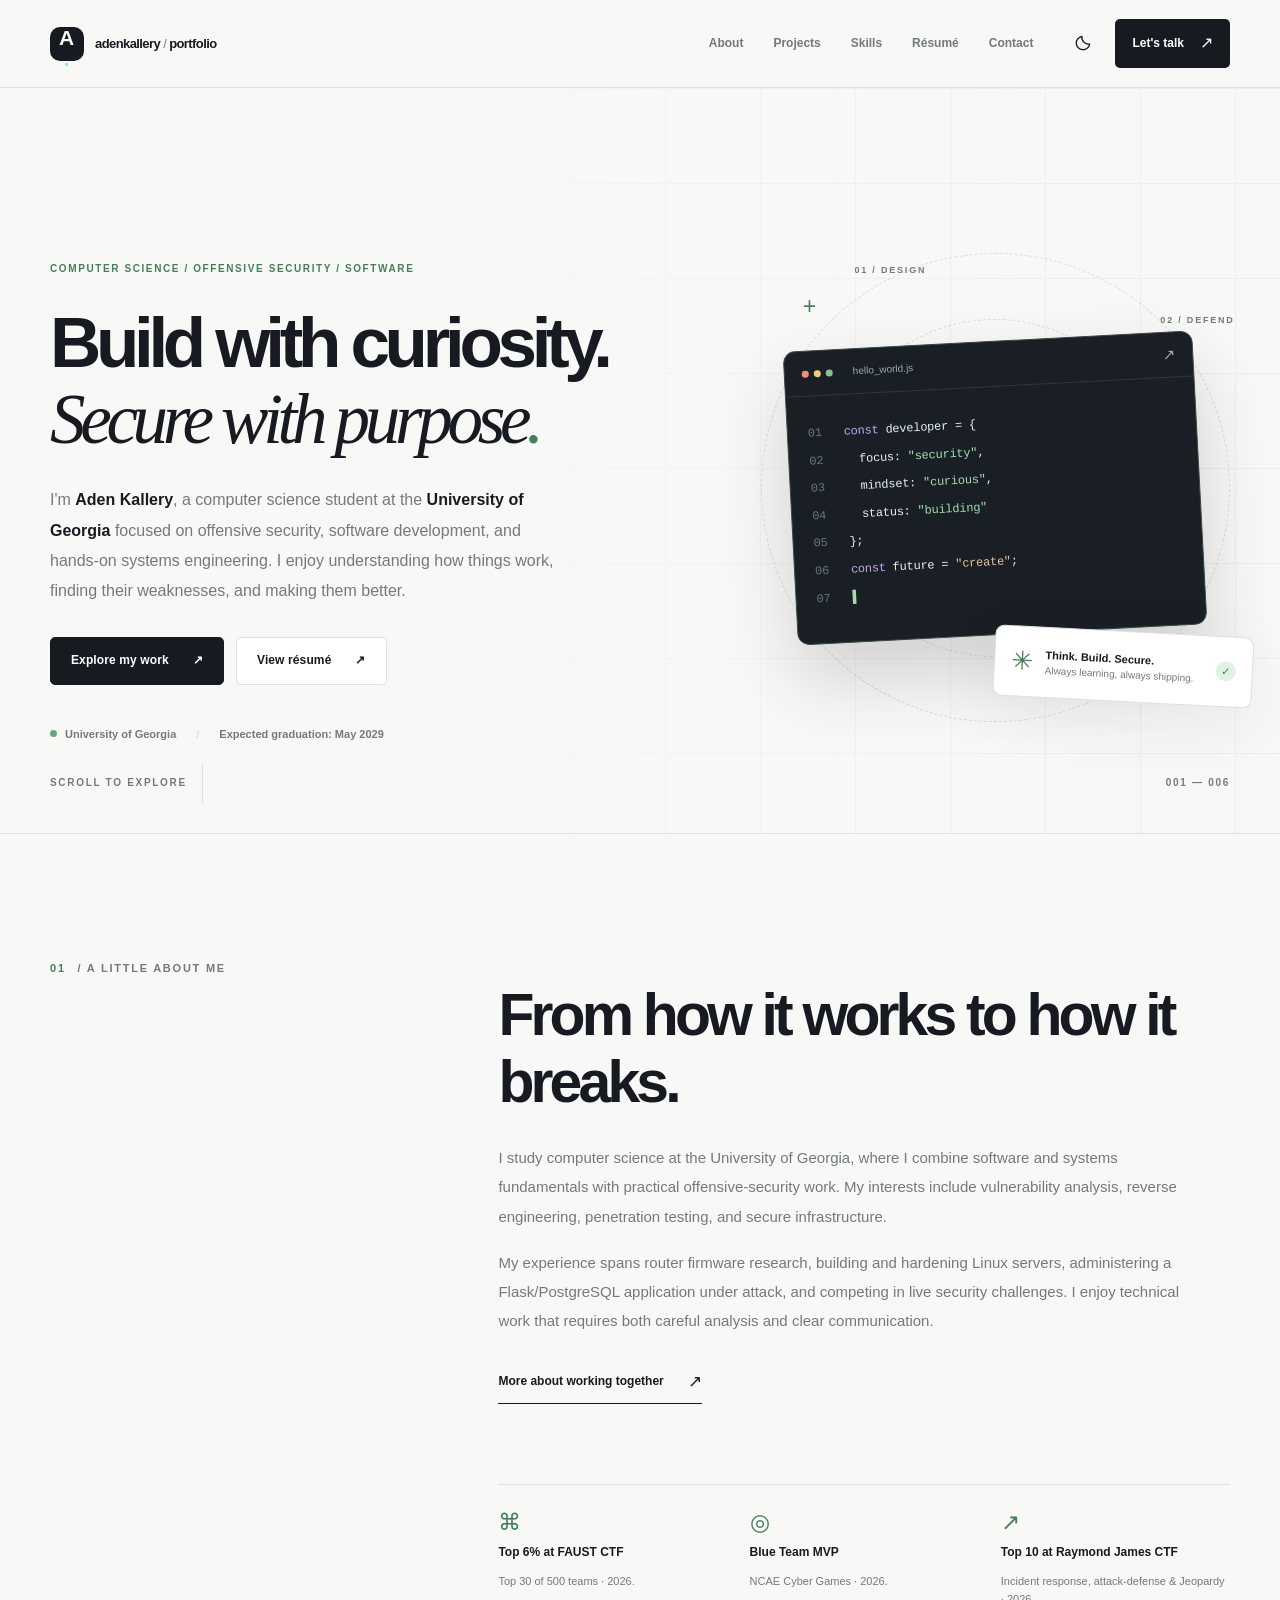
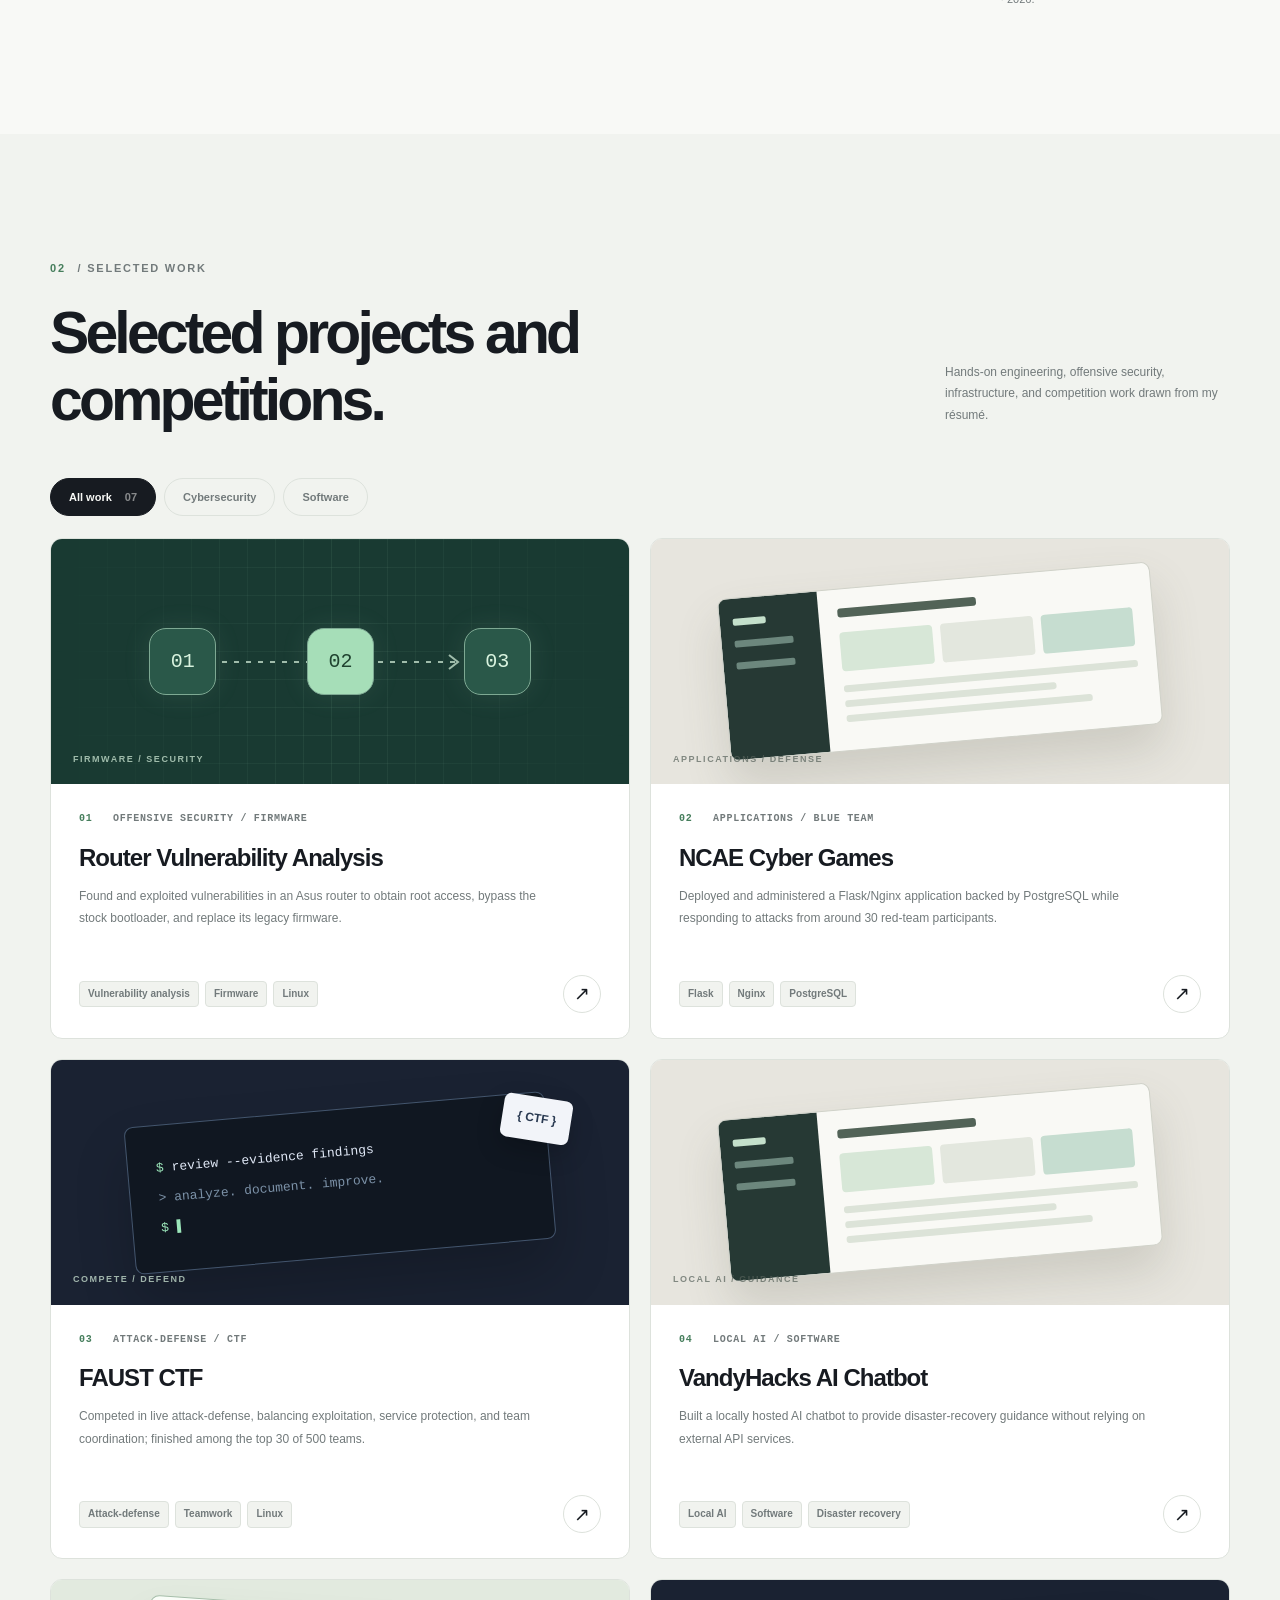
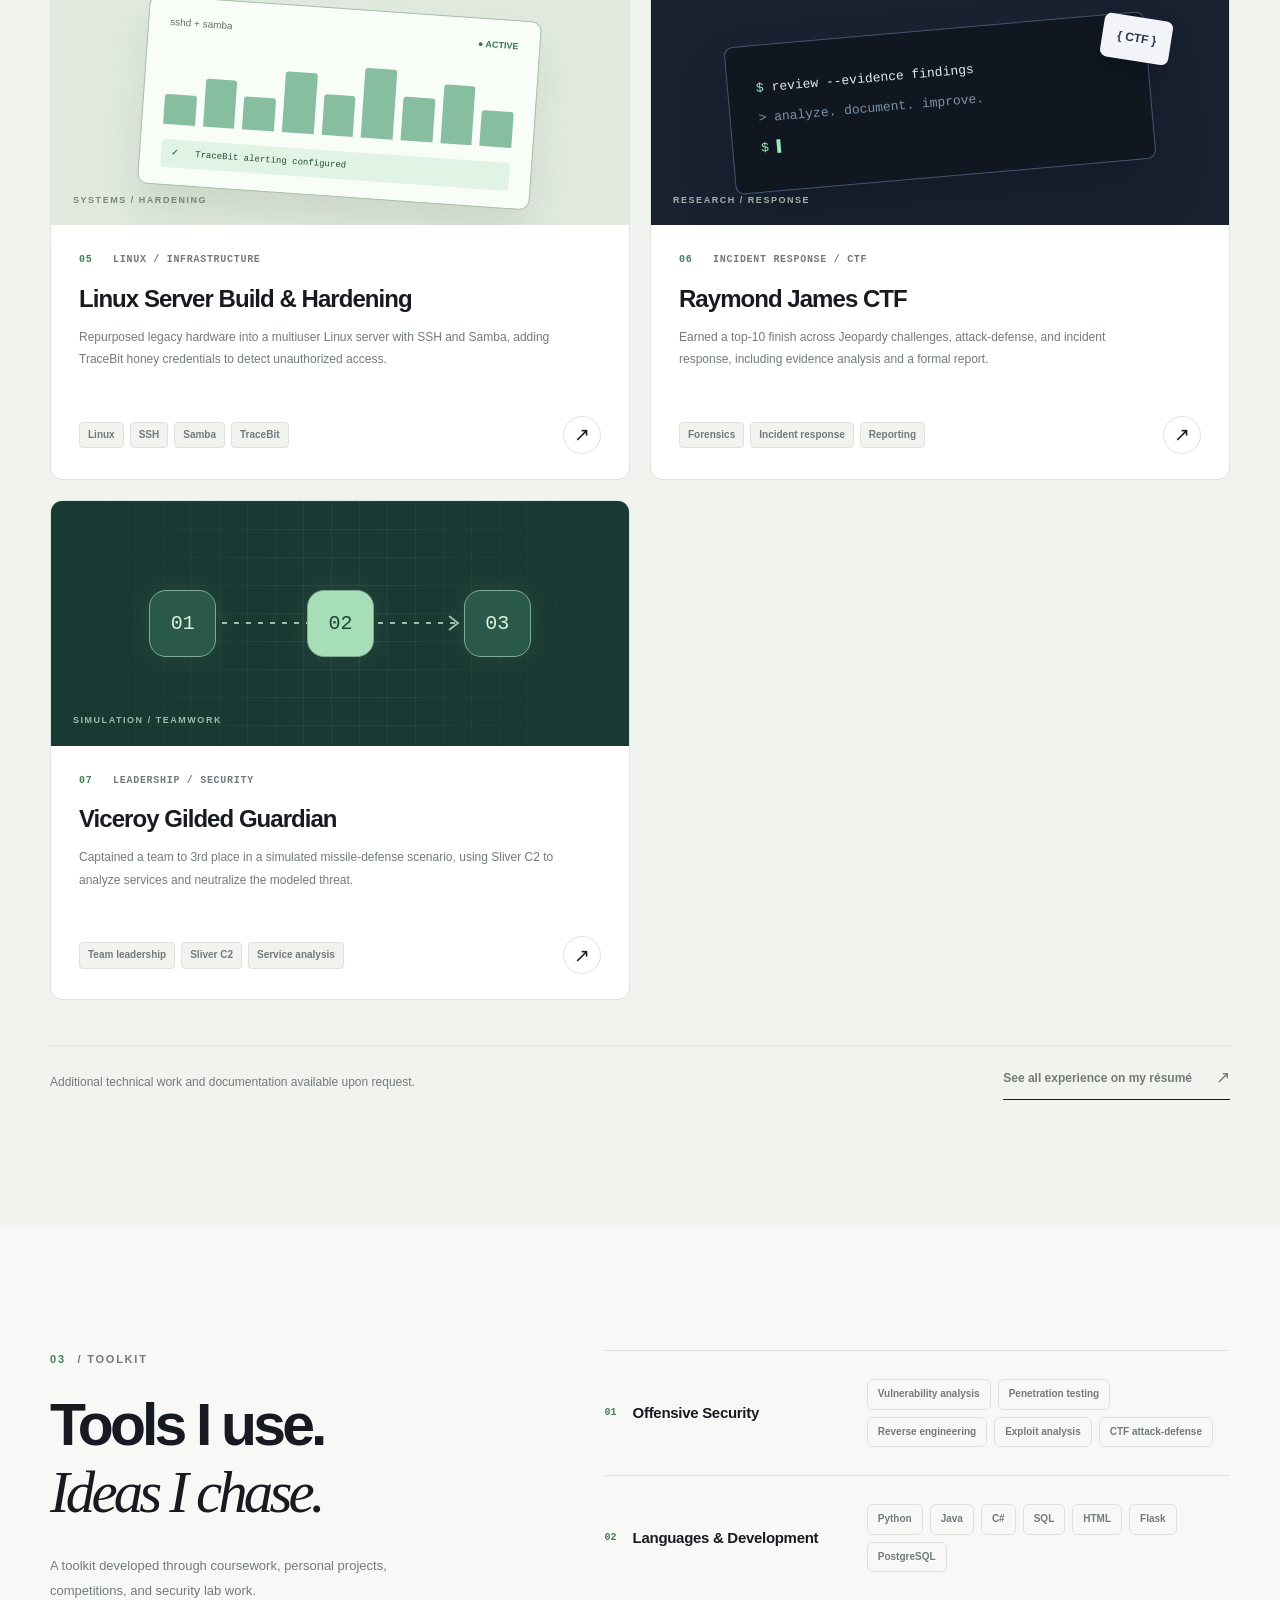
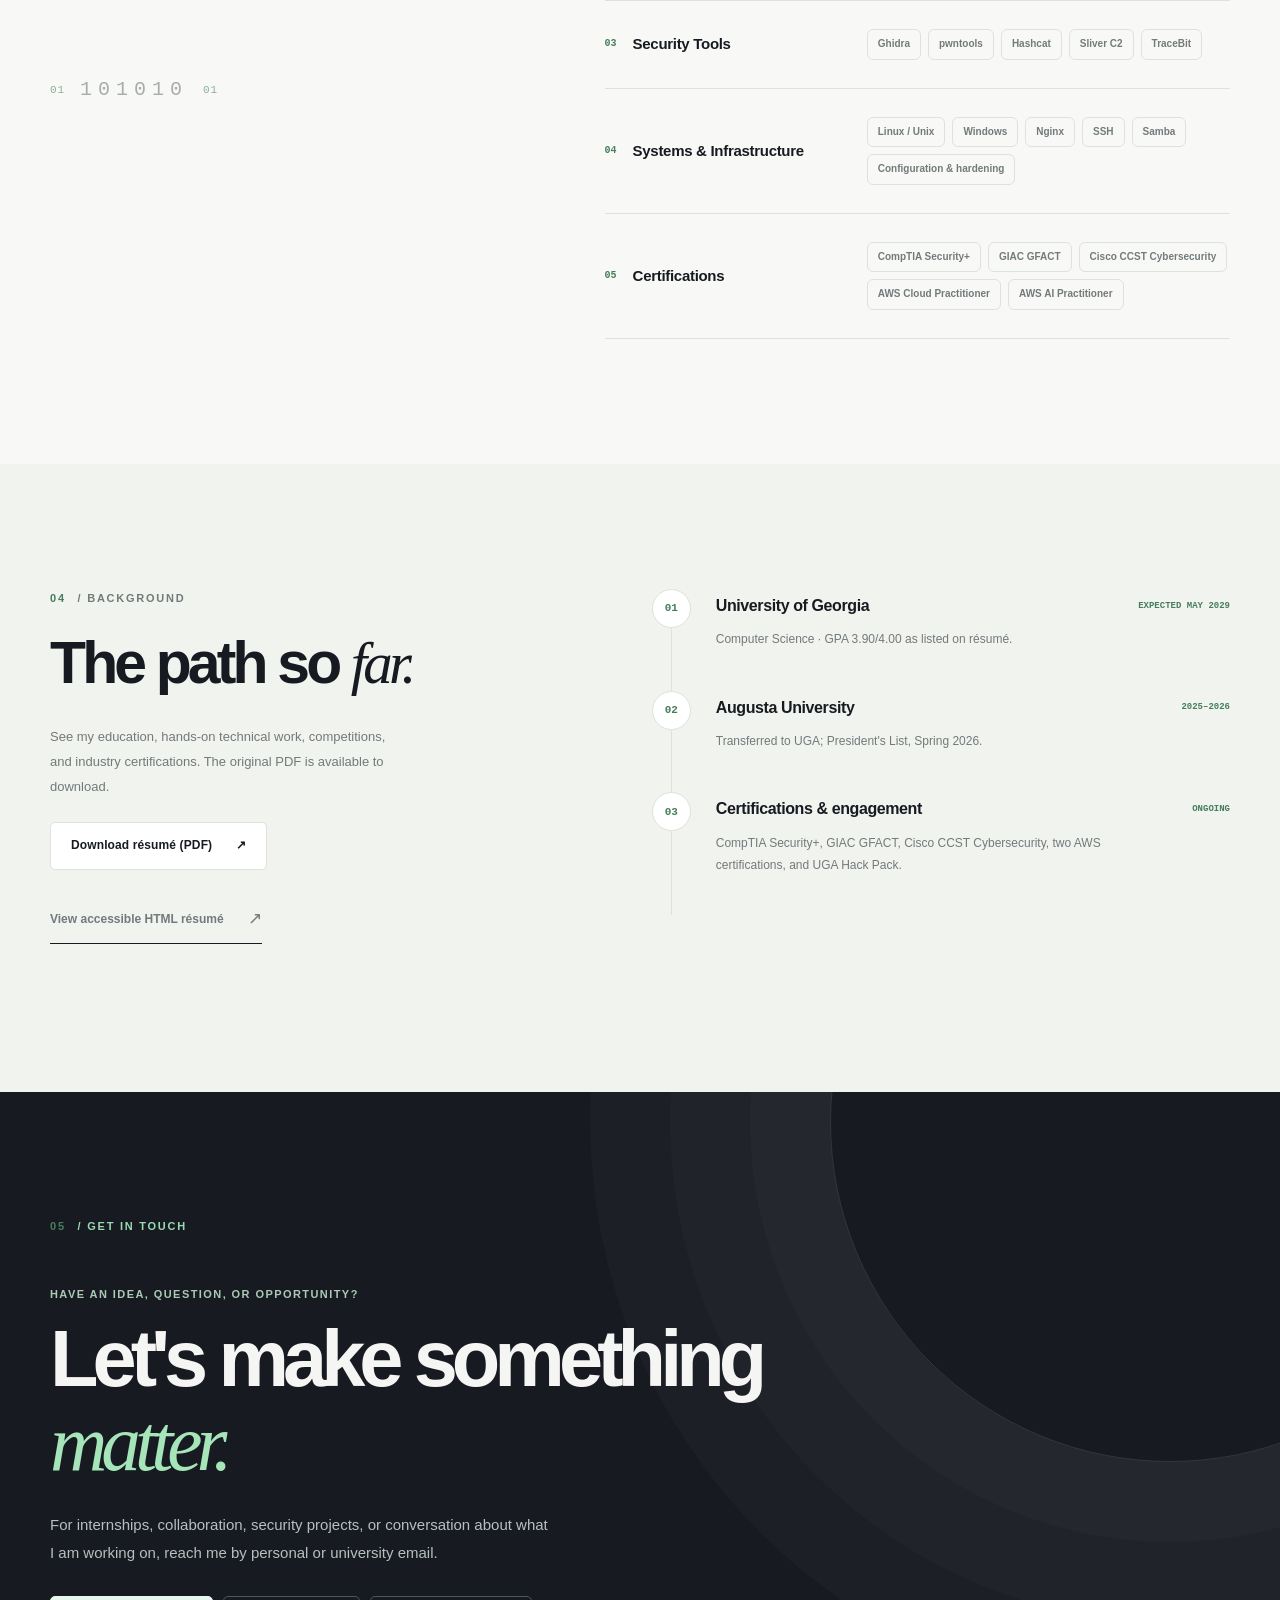
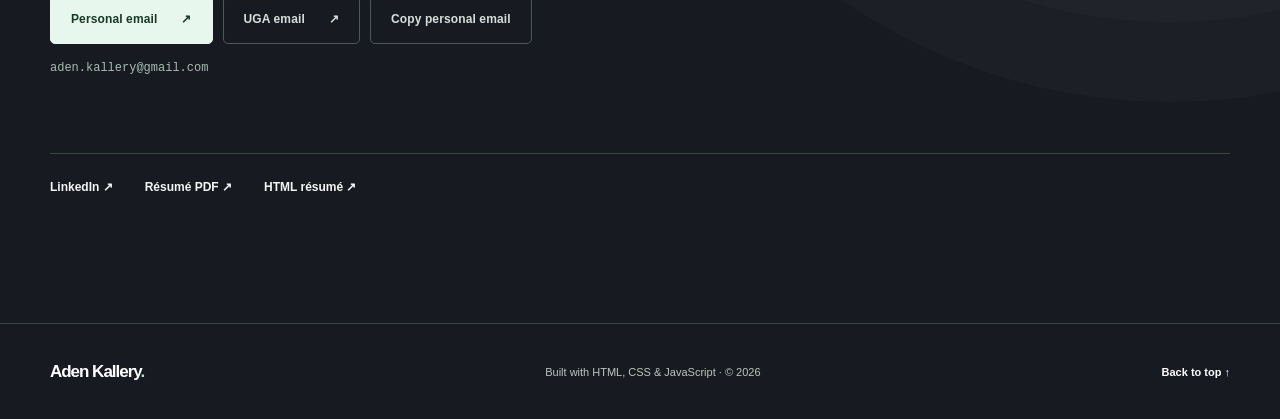
<file: index.html>
<!DOCTYPE html>

<html lang="en">
<head>
<meta charset="utf-8"/>
<meta content="width=device-width, initial-scale=1" name="viewport"/>
<meta content="#f7f8f5" name="theme-color"/>
<meta content="Aden Kallery — University of Georgia computer science student focused on offensive security, cybersecurity competitions, and software engineering." name="description"/>
<title>Aden Kallery | Computer Science &amp; Cybersecurity</title>
<link href="assets/favicon.svg" rel="icon" type="image/svg+xml"/>
<link href="style.css" rel="stylesheet"/>
<script defer="" src="script.js"></script>
</head>
<body>
<a class="skip-link" href="#main">Skip to content</a>
<div aria-hidden="true" class="scroll-progress" id="scroll-progress"></div>
<header class="site-header" id="top">
<div class="container header-inner">
<a aria-label="Back to top" class="brand" href="#top"><span aria-hidden="true" class="brand-symbol">A<span class="brand-dot">.</span></span><span class="brand-word">aden<span class="muted">/</span>portfolio</span></a>
<nav aria-label="Primary navigation" class="desktop-nav">
<a href="#about">About</a>
<a href="#projects">Projects</a>
<a href="#skills">Skills</a>
<a href="#resume">Résumé</a>
<a href="#contact">Contact</a>
</nav>
<div class="header-actions">
<button aria-label="Switch to dark theme" class="icon-button theme-toggle" title="Toggle theme" type="button">
<svg aria-hidden="true" class="sun-icon" fill="none" stroke="currentColor" stroke-linecap="round" stroke-linejoin="round" stroke-width="1.7" viewbox="0 0 24 24"><circle cx="12" cy="12" r="4"></circle><path d="M12 2v2m0 16v2M4.93 4.93l1.42 1.42m11.3 11.3 1.42 1.42M2 12h2m16 0h2M4.93 19.07l1.42-1.42m11.3-11.3 1.42-1.42"></path></svg>
<svg aria-hidden="true" class="moon-icon" fill="none" stroke="currentColor" stroke-linecap="round" stroke-linejoin="round" stroke-width="1.7" viewbox="0 0 24 24"><path d="M20.9 13.4A9 9 0 0 1 10.6 3.1 9 9 0 1 0 20.9 13.4Z"></path></svg>
</button>
<a class="header-cta" href="#contact">Let's talk <span aria-hidden="true">↗</span></a>
<button aria-controls="mobile-nav" aria-expanded="false" aria-label="Open menu" class="icon-button menu-toggle" type="button">
<span></span><span></span>
</button>
</div>
</div>
<nav aria-label="Mobile navigation" class="mobile-nav" hidden="" id="mobile-nav">
<a href="#about">About</a><a href="#projects">Projects</a><a href="#skills">Skills</a><a href="#resume">Résumé</a><a href="#contact">Contact</a>
</nav>
</header>
<main id="main">
<section aria-labelledby="hero-title" class="hero section-pad">
<div class="container hero-grid">
<div class="hero-copy reveal">
<div class="eyebrow">COMPUTER SCIENCE  /  OFFENSIVE SECURITY  /  SOFTWARE</div>
<h1 id="hero-title">Build with curiosity.<br/><span class="hero-contrast">Secure with purpose<span class="hero-period">.</span></span></h1>
<p class="hero-description">I'm <strong data-profile-name="">Aden Kallery</strong>, a computer science student at the <strong>University of Georgia</strong> focused on offensive security, software development, and hands-on systems engineering. I enjoy understanding how things work, finding their weaknesses, and making them better.</p>
<div class="hero-buttons">
<a class="button button-primary" href="#projects">Explore my work <span aria-hidden="true">↗</span></a>
<a class="button button-outline" href="assets/Aden_Kallery_Resume.pdf" rel="noopener noreferrer" target="_blank">View résumé <span aria-hidden="true">↗</span></a>
</div>
<div class="hero-meta"><span><span aria-hidden="true" class="pulse"></span> University of Georgia</span><span class="meta-separator">/</span><span>Expected graduation: May 2029</span></div>
</div>
<div aria-label="Decorative illustration of a software and cybersecurity workspace" class="hero-visual reveal">
<div class="orbit orbit-outer"></div><div class="orbit orbit-inner"></div>
<div aria-hidden="true" class="visual-corner corner-one">+</div>
<div aria-hidden="true" class="visual-corner corner-two">+</div>
<div class="visual-card code-card">
<div class="visual-card-top"><div aria-hidden="true" class="window-dots"><i></i><i></i><i></i></div><span>hello_world.js</span><span class="card-top-icon">↗</span></div>
<div aria-hidden="true" class="code-content"><div><span class="line-no">01</span> <span class="syntax-purple">const</span> developer = {</div><div><span class="line-no">02</span>   focus: <span class="syntax-green">"security"</span>,</div><div><span class="line-no">03</span>   mindset: <span class="syntax-green">"curious"</span>,</div><div><span class="line-no">04</span>   status: <span class="syntax-green">"building"</span></div><div><span class="line-no">05</span> };</div><div><span class="line-no">06</span> <span class="syntax-purple">const</span> future = <span class="syntax-orange">"create"</span>;</div><div><span class="line-no">07</span> <span class="cursor-line">▍</span></div></div>
</div>
<div class="security-pill"><span aria-hidden="true" class="lock-mark">✳</span><div><strong>Think. Build. Secure.</strong><small>Always learning, always shipping.</small></div><span class="pill-check">✓</span></div>
<div class="visual-label label-a">01 / DESIGN</div><div class="visual-label label-b">02 / DEFEND</div>
</div>
</div>
<div class="container hero-bottom"><span>SCROLL TO EXPLORE</span><span aria-hidden="true" class="line-down"></span><span>001 — 006</span></div>
</section>
<section aria-labelledby="about-title" class="about section-pad" id="about">
<div class="container about-grid">
<div class="section-label reveal"><span class="index">01</span> / A LITTLE ABOUT ME</div>
<div class="about-content reveal">
<h2 class="section-title" id="about-title">From how it works to how it breaks.</h2><p>I study computer science at the University of Georgia, where I combine software and systems fundamentals with practical offensive-security work. My interests include vulnerability analysis, reverse engineering, penetration testing, and secure infrastructure.</p><p>My experience spans router firmware research, building and hardening Linux servers, administering a Flask/PostgreSQL application under attack, and competing in live security challenges. I enjoy technical work that requires both careful analysis and clear communication.</p>


<a class="text-link" href="#contact">More about working together <span aria-hidden="true">↗</span></a>
<div class="about-highlights"><div><span aria-hidden="true" class="highlight-icon">⌘</span><strong>Top 6% at FAUST CTF</strong><span>Top 30 of 500 teams · 2026.</span></div><div><span aria-hidden="true" class="highlight-icon">◎</span><strong>Blue Team MVP</strong><span>NCAE Cyber Games · 2026.</span></div><div><span aria-hidden="true" class="highlight-icon">↗</span><strong>Top 10 at Raymond James CTF</strong><span>Incident response, attack-defense &amp; Jeopardy · 2026.</span></div></div>
</div>
</div>
</section>
<section aria-labelledby="projects-title" class="projects-section section-pad" id="projects">
<div class="container">
<div class="section-heading reveal"><div><div class="section-label"><span class="index">02</span> / SELECTED WORK</div><h2 class="section-title" id="projects-title">Selected projects and competitions.</h2></div><p>Hands-on engineering, offensive security, infrastructure, and competition work drawn from my résumé.</p></div>
<div aria-label="Filter projects" class="filter-bar reveal" role="group"><button aria-pressed="true" class="filter-button active" data-filter="all">All work <span>07</span></button><button aria-pressed="false" class="filter-button" data-filter="security">Cybersecurity</button><button aria-pressed="false" class="filter-button" data-filter="software">Software</button></div>
<div class="projects-grid"><article class="project-card reveal" data-category="security"><div aria-hidden="true" class="project-art art-packets"><div class="art-grid"></div><div class="flow-node flow-left">01</div><div class="flow-node flow-middle">02</div><div class="flow-node flow-right">03</div><svg class="flow-lines" viewbox="0 0 500 220"><path d="M108 110 H234 H368" fill="none" stroke="currentColor" stroke-dasharray="5 7" stroke-width="2"></path><path d="m359 103 9 7-9 7" fill="none" stroke="currentColor" stroke-width="2"></path></svg><div class="art-caption">FIRMWARE / SECURITY</div></div><div class="project-body"><div class="project-number">01 <span>OFFENSIVE SECURITY / FIRMWARE</span></div><h3>Router Vulnerability Analysis</h3><p>Found and exploited vulnerabilities in an Asus router to obtain root access, bypass the stock bootloader, and replace its legacy firmware.</p><div class="project-bottom"><div class="tags"><span>Vulnerability analysis</span><span>Firmware</span><span>Linux</span></div><button aria-label="View Router Vulnerability Analysis details" class="project-open" data-project="router" type="button">↗</button></div></div></article><article class="project-card reveal" data-category="software"><div aria-hidden="true" class="project-art art-dashboard"><div class="mini-app"><div class="mini-sidebar"><i></i><i></i><i></i></div><div class="mini-main"><div class="mini-head"></div><div class="mini-stats"><span></span><span></span><span></span></div><div class="mini-rows"><i></i><i></i><i></i></div></div></div><div class="art-caption">APPLICATIONS / DEFENSE</div></div><div class="project-body"><div class="project-number">02 <span>APPLICATIONS / BLUE TEAM</span></div><h3>NCAE Cyber Games</h3><p>Deployed and administered a Flask/Nginx application backed by PostgreSQL while responding to attacks from around 30 red-team participants.</p><div class="project-bottom"><div class="tags"><span>Flask</span><span>Nginx</span><span>PostgreSQL</span></div><button aria-label="View NCAE Cyber Games details" class="project-open" data-project="ncae" type="button">↗</button></div></div></article><article class="project-card reveal" data-category="security"><div aria-hidden="true" class="project-art art-ctf"><div class="ctf-terminal"><span class="term-prompt">$</span> review --evidence findings<br/><span class="term-output">&gt; analyze. document. improve.</span><br/><span class="term-prompt">$</span> <span class="term-cursor">▌</span></div><div class="ctf-badge">{ CTF }</div><div class="art-caption">COMPETE / DEFEND</div></div><div class="project-body"><div class="project-number">03 <span>ATTACK-DEFENSE / CTF</span></div><h3>FAUST CTF</h3><p>Competed in live attack-defense, balancing exploitation, service protection, and team coordination; finished among the top 30 of 500 teams.</p><div class="project-bottom"><div class="tags"><span>Attack-defense</span><span>Teamwork</span><span>Linux</span></div><button aria-label="View FAUST CTF details" class="project-open" data-project="faust" type="button">↗</button></div></div></article><article class="project-card reveal" data-category="software"><div aria-hidden="true" class="project-art art-dashboard"><div class="mini-app"><div class="mini-sidebar"><i></i><i></i><i></i></div><div class="mini-main"><div class="mini-head"></div><div class="mini-stats"><span></span><span></span><span></span></div><div class="mini-rows"><i></i><i></i><i></i></div></div></div><div class="art-caption">LOCAL AI / GUIDANCE</div></div><div class="project-body"><div class="project-number">04 <span>LOCAL AI / SOFTWARE</span></div><h3>VandyHacks AI Chatbot</h3><p>Built a locally hosted AI chatbot to provide disaster-recovery guidance without relying on external API services.</p><div class="project-bottom"><div class="tags"><span>Local AI</span><span>Software</span><span>Disaster recovery</span></div><button aria-label="View VandyHacks AI Chatbot details" class="project-open" data-project="vandy" type="button">↗</button></div></div></article><article class="project-card reveal" data-category="security"><div aria-hidden="true" class="project-art art-monitor"><div class="monitor-window"><div class="monitor-line"><span>sshd + samba</span><span class="monitor-live">● ACTIVE</span></div><div class="monitor-bars"><i></i><i></i><i></i><i></i><i></i><i></i><i></i><i></i><i></i></div><div class="monitor-status">✓   TraceBit alerting configured</div></div><div class="art-caption">SYSTEMS / HARDENING</div></div><div class="project-body"><div class="project-number">05 <span>LINUX / INFRASTRUCTURE</span></div><h3>Linux Server Build &amp; Hardening</h3><p>Repurposed legacy hardware into a multiuser Linux server with SSH and Samba, adding TraceBit honey credentials to detect unauthorized access.</p><div class="project-bottom"><div class="tags"><span>Linux</span><span>SSH</span><span>Samba</span><span>TraceBit</span></div><button aria-label="View Linux Server Build &amp; Hardening details" class="project-open" data-project="server" type="button">↗</button></div></div></article><article class="project-card reveal" data-category="security"><div aria-hidden="true" class="project-art art-ctf"><div class="ctf-terminal"><span class="term-prompt">$</span> review --evidence findings<br/><span class="term-output">&gt; analyze. document. improve.</span><br/><span class="term-prompt">$</span> <span class="term-cursor">▌</span></div><div class="ctf-badge">{ CTF }</div><div class="art-caption">RESEARCH / RESPONSE</div></div><div class="project-body"><div class="project-number">06 <span>INCIDENT RESPONSE / CTF</span></div><h3>Raymond James CTF</h3><p>Earned a top-10 finish across Jeopardy challenges, attack-defense, and incident response, including evidence analysis and a formal report.</p><div class="project-bottom"><div class="tags"><span>Forensics</span><span>Incident response</span><span>Reporting</span></div><button aria-label="View Raymond James CTF details" class="project-open" data-project="raymond" type="button">↗</button></div></div></article><article class="project-card reveal" data-category="security"><div aria-hidden="true" class="project-art art-packets"><div class="art-grid"></div><div class="flow-node flow-left">01</div><div class="flow-node flow-middle">02</div><div class="flow-node flow-right">03</div><svg class="flow-lines" viewbox="0 0 500 220"><path d="M108 110 H234 H368" fill="none" stroke="currentColor" stroke-dasharray="5 7" stroke-width="2"></path><path d="m359 103 9 7-9 7" fill="none" stroke="currentColor" stroke-width="2"></path></svg><div class="art-caption">SIMULATION / TEAMWORK</div></div><div class="project-body"><div class="project-number">07 <span>LEADERSHIP / SECURITY</span></div><h3>Viceroy Gilded Guardian</h3><p>Captained a team to 3rd place in a simulated missile-defense scenario, using Sliver C2 to analyze services and neutralize the modeled threat.</p><div class="project-bottom"><div class="tags"><span>Team leadership</span><span>Sliver C2</span><span>Service analysis</span></div><button aria-label="View Viceroy Gilded Guardian details" class="project-open" data-project="viceroy" type="button">↗</button></div></div></article></div>
<div class="projects-footer reveal"><span>Additional technical work and documentation available upon request.</span><a class="text-link" href="assets/Aden_Kallery_Resume.pdf" rel="noopener noreferrer" target="_blank">See all experience on my résumé <span aria-hidden="true">↗</span></a></div>
</div>
</section>
<section aria-labelledby="skills-title" class="skills-section section-pad" id="skills">
<div class="container skills-layout">
<div class="skills-intro reveal"><div class="section-label"><span class="index">03</span> / TOOLKIT</div><h2 class="section-title" id="skills-title">Tools I use.<br/><em>Ideas I chase.</em></h2><p>A toolkit developed through coursework, personal projects, competitions, and security lab work.</p><div aria-hidden="true" class="skills-decor"><span>01</span><span>101010</span><span>01</span></div></div>
<div class="skills-list reveal"><div class="skill-row"><div class="skill-row-title"><span class="skill-index">01</span><h3>Offensive Security</h3></div><div class="skill-tags"><span>Vulnerability analysis</span><span>Penetration testing</span><span>Reverse engineering</span><span>Exploit analysis</span><span>CTF attack-defense</span></div></div><div class="skill-row"><div class="skill-row-title"><span class="skill-index">02</span><h3>Languages &amp; Development</h3></div><div class="skill-tags"><span>Python</span><span>Java</span><span>C#</span><span>SQL</span><span>HTML</span><span>Flask</span><span>PostgreSQL</span></div></div><div class="skill-row"><div class="skill-row-title"><span class="skill-index">03</span><h3>Security Tools</h3></div><div class="skill-tags"><span>Ghidra</span><span>pwntools</span><span>Hashcat</span><span>Sliver C2</span><span>TraceBit</span></div></div><div class="skill-row"><div class="skill-row-title"><span class="skill-index">04</span><h3>Systems &amp; Infrastructure</h3></div><div class="skill-tags"><span>Linux / Unix</span><span>Windows</span><span>Nginx</span><span>SSH</span><span>Samba</span><span>Configuration &amp; hardening</span></div></div><div class="skill-row"><div class="skill-row-title"><span class="skill-index">05</span><h3>Certifications</h3></div><div class="skill-tags"><span>CompTIA Security+</span><span>GIAC GFACT</span><span>Cisco CCST Cybersecurity</span><span>AWS Cloud Practitioner</span><span>AWS AI Practitioner</span></div></div></div>
</div>
</section>
<section aria-labelledby="resume-title" class="resume-section section-pad" id="resume">
<div class="container resume-layout">
<div class="resume-intro reveal"><div class="section-label"><span class="index">04</span> / BACKGROUND</div><h2 class="section-title" id="resume-title">The path so <em>far.</em></h2><p>See my education, hands-on technical work, competitions, and industry certifications. The original PDF is available to download.</p><a class="button button-outline" download="Aden_Kallery_Resume.pdf" href="assets/Aden_Kallery_Resume.pdf">Download résumé (PDF) <span aria-hidden="true">↗</span></a><p class="resume-secondary-link"><a class="text-link" href="resume.html">View accessible HTML résumé <span aria-hidden="true">↗</span></a></p></div>
<div class="timeline reveal">
<div class="timeline-item"><div class="timeline-icon">01</div><div class="timeline-content"><div class="timeline-top"><h3>University of Georgia</h3><span>EXPECTED MAY 2029</span></div><p>Computer Science · GPA 3.90/4.00 as listed on résumé.</p></div></div>
<div class="timeline-item"><div class="timeline-icon">02</div><div class="timeline-content"><div class="timeline-top"><h3>Augusta University</h3><span>2025–2026</span></div><p>Transferred to UGA; President's List, Spring 2026.</p></div></div>
<div class="timeline-item"><div class="timeline-icon">03</div><div class="timeline-content"><div class="timeline-top"><h3>Certifications &amp; engagement</h3><span>ONGOING</span></div><p>CompTIA Security+, GIAC GFACT, Cisco CCST Cybersecurity, two AWS certifications, and UGA Hack Pack.</p></div></div></div>
</div>
</section>
<section aria-labelledby="contact-title" class="contact-section section-pad" id="contact">
<div class="container contact-inner reveal"><div class="section-label"><span class="index">05</span> / GET IN TOUCH</div><p class="contact-kicker">HAVE AN IDEA, QUESTION, OR OPPORTUNITY?</p><h2 id="contact-title">Let's make something <em>matter.</em></h2><p class="contact-description">For internships, collaboration, security projects, or conversation about what I am working on, reach me by personal or university email.</p><div class="contact-actions">
<a class="button button-primary contact-mail" data-email-link="" href="mailto:aden.kallery@gmail.com">Personal email <span aria-hidden="true">↗</span></a>
<a class="button button-ghost" href="mailto:ark43770@uga.edu">UGA email <span aria-hidden="true">↗</span></a>
<button aria-label="Copy personal email address" class="button button-ghost copy-email" data-copy-email="aden.kallery@gmail.com" type="button">Copy personal email</button></div><div class="contact-email" data-email-text=""><a data-email-text="" href="mailto:aden.kallery@gmail.com">aden.kallery@gmail.com</a><span aria-hidden="true" class="email-divider">/</span><a href="mailto:ark43770@uga.edu">ark43770@uga.edu</a></div><div class="contact-rule"></div><div class="contact-socials"><a data-linkedin="" href="https://www.linkedin.com/in/akallery" rel="noopener noreferrer" target="_blank">LinkedIn ↗</a><a href="assets/Aden_Kallery_Resume.pdf" rel="noopener noreferrer" target="_blank">Résumé PDF ↗</a><a href="resume.html">HTML résumé ↗</a></div></div>
</section>
</main>
<footer class="site-footer"><div class="container footer-inner"><a class="footer-brand" href="#top">Aden Kallery<span>.</span></a><span>Built with HTML, CSS &amp; JavaScript · © 2026</span><a class="back-top" href="#top">Back to top ↑</a></div></footer>
<div aria-atomic="true" aria-live="polite" class="toast" role="status"></div>
<dialog aria-labelledby="dialog-title" class="project-dialog"><form method="dialog"><button aria-label="Close project details" class="dialog-close">×</button></form><div class="dialog-eyebrow" id="dialog-category"></div><h2 id="dialog-title"></h2><p id="dialog-description"></p><h3>Project details</h3><p id="dialog-details"></p><h3>Tools and focus areas</h3><div class="dialog-tags" id="dialog-tags"></div><p class="dialog-note">Project summaries are based on my résumé. Technical details and writeups are available on request.</p></dialog>
</body>
</html>
</file>
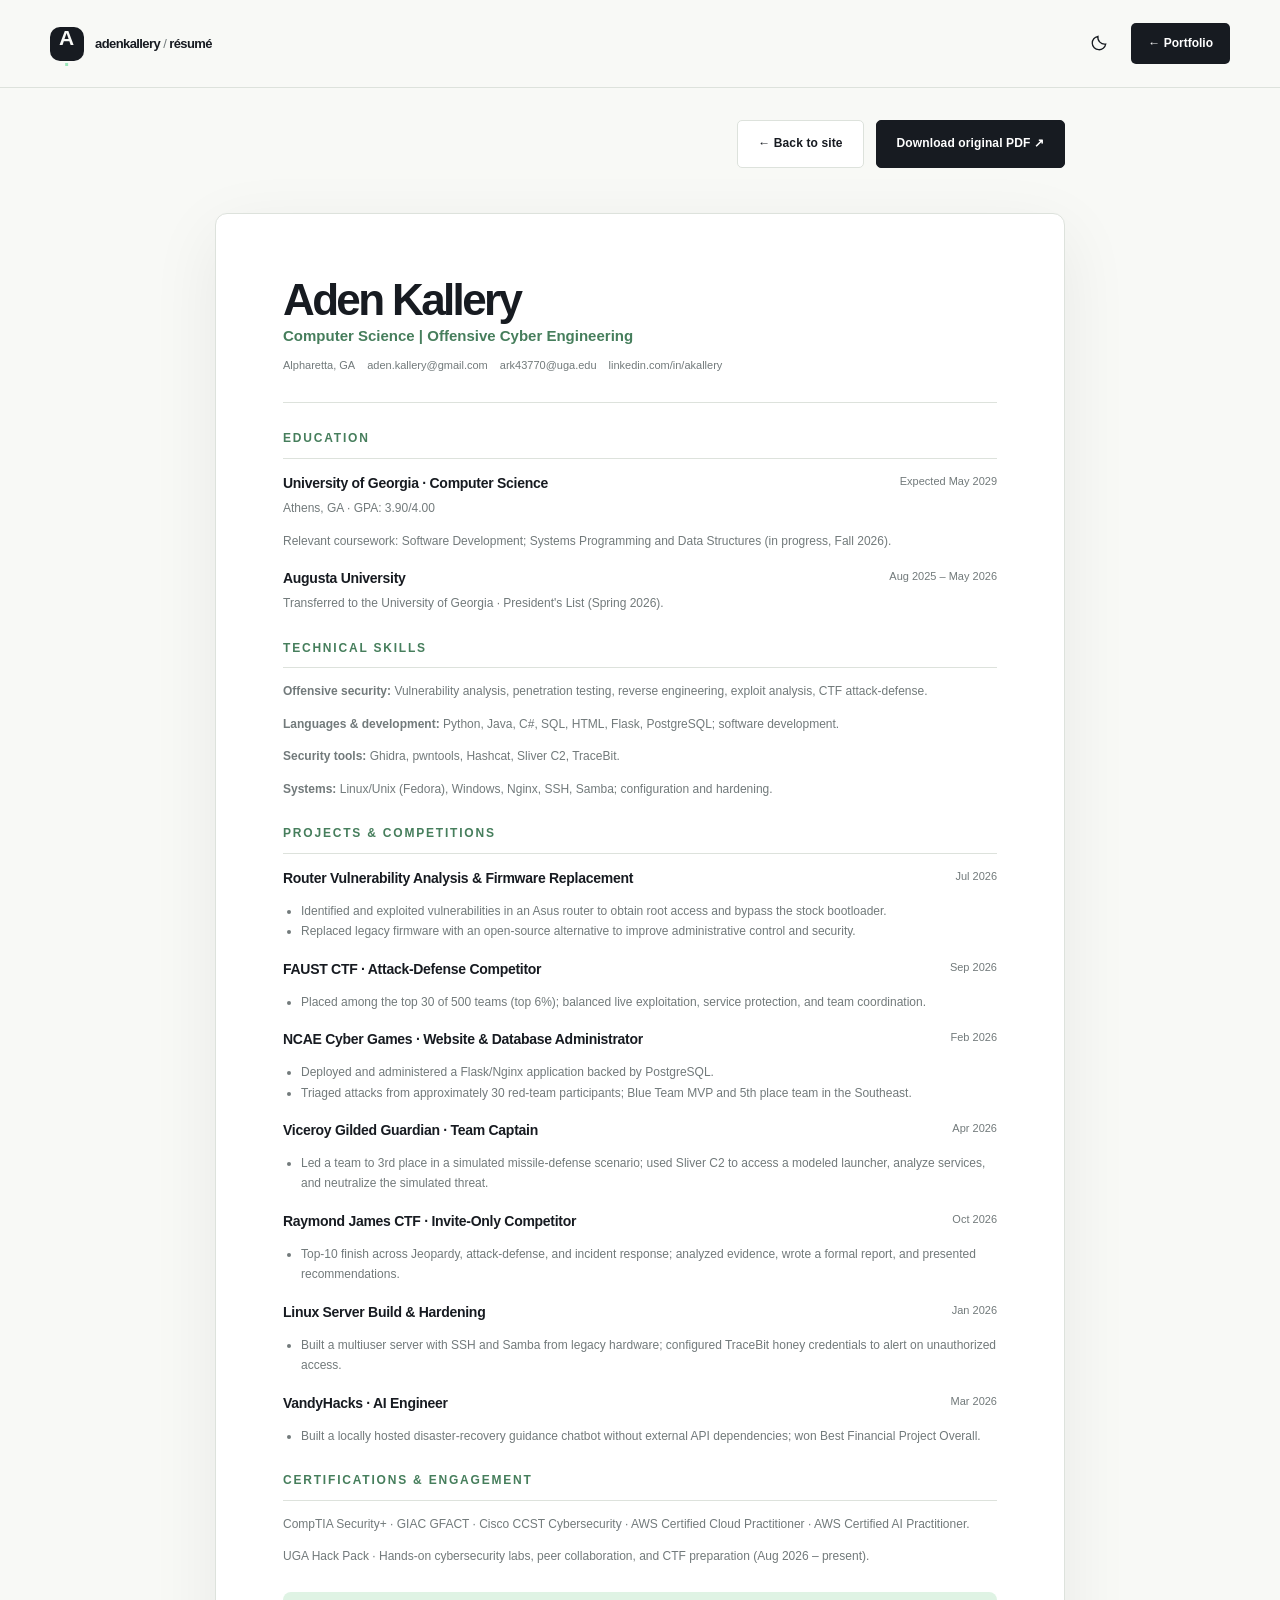
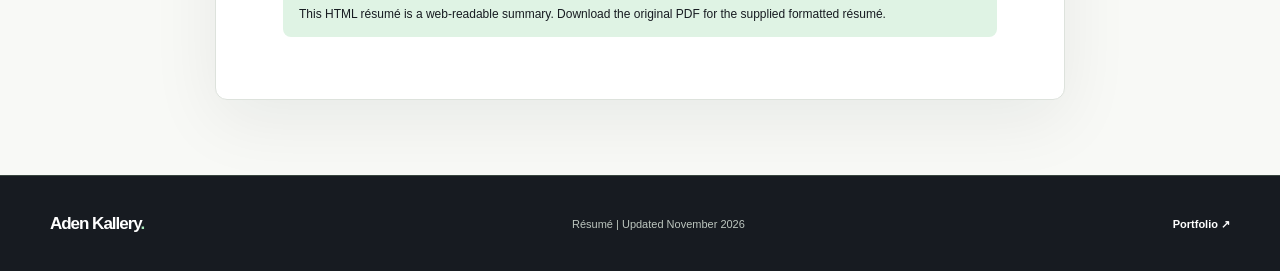
<file: resume.html>
<!doctype html>
<html lang="en"><head><meta charset="utf-8"><meta name="viewport" content="width=device-width, initial-scale=1">
<meta name="theme-color" content="#f8f9f6"><meta name="description" content="Aden Kallery - education, technical skills, cybersecurity projects, competitions and certifications.">
<title>Aden Kallery | Résumé</title><link rel="icon" type="image/svg+xml" href="assets/favicon.svg"><link rel="stylesheet" href="style.css"><script src="script.js" defer></script></head>
<body class="resume-page"><a class="skip-link" href="#main">Skip to résumé</a>
<header class="site-header"><div class="container header-inner"><a href="index.html" class="brand"><span class="brand-symbol">A<span class="brand-dot">.</span></span><span class="brand-word">aden<span class="muted">/</span>résumé</span></a><div class="header-actions"><button class="icon-button theme-toggle" type="button" aria-label="Switch to dark theme" title="Toggle theme"><svg class="sun-icon" viewBox="0 0 24 24" fill="none" stroke="currentColor" stroke-width="1.7" stroke-linecap="round" aria-hidden="true"><circle cx="12" cy="12" r="4"/><path d="M12 2v2m0 16v2M2 12h2m16 0h2"/></svg><svg class="moon-icon" viewBox="0 0 24 24" fill="none" stroke="currentColor" stroke-width="1.7" stroke-linecap="round" aria-hidden="true"><path d="M20.9 13.4A9 9 0 0 1 10.6 3.1 9 9 0 1 0 20.9 13.4Z"/></svg></button><a class="header-cta" href="index.html">← Portfolio</a></div></div></header>
<main id="main"><div class="resume-tools"><a class="button button-outline" href="index.html">← Back to site</a><a class="button button-primary" href="assets/Aden_Kallery_Resume.pdf" download="Aden_Kallery_Resume.pdf">Download original PDF ↗</a></div>
<article class="resume-sheet"><h1>Aden Kallery</h1><p class="resume-role">Computer Science | Offensive Cyber Engineering</p>
<div class="resume-contact-line"><span>Alpharetta, GA</span><a href="mailto:aden.kallery@gmail.com">aden.kallery@gmail.com</a><a href="mailto:ark43770@uga.edu">ark43770@uga.edu</a><a href="https://www.linkedin.com/in/akallery">linkedin.com/in/akallery</a></div>
<div class="resume-paper-section"><h2>Education</h2><div class="resume-entry"><div class="resume-entry-heading"><h3>University of Georgia · Computer Science</h3><span>Expected May 2029</span></div><p>Athens, GA · GPA: 3.90/4.00</p><p>Relevant coursework: Software Development; Systems Programming and Data Structures (in progress, Fall 2026).</p></div><div class="resume-entry"><div class="resume-entry-heading"><h3>Augusta University</h3><span>Aug 2025 – May 2026</span></div><p>Transferred to the University of Georgia · President's List (Spring 2026).</p></div></div>
<div class="resume-paper-section"><h2>Technical Skills</h2><p><strong>Offensive security:</strong> Vulnerability analysis, penetration testing, reverse engineering, exploit analysis, CTF attack-defense.</p><p><strong>Languages &amp; development:</strong> Python, Java, C#, SQL, HTML, Flask, PostgreSQL; software development.</p><p><strong>Security tools:</strong> Ghidra, pwntools, Hashcat, Sliver C2, TraceBit.</p><p><strong>Systems:</strong> Linux/Unix (Fedora), Windows, Nginx, SSH, Samba; configuration and hardening.</p></div>
<div class="resume-paper-section"><h2>Projects &amp; Competitions</h2>
<div class="resume-entry"><div class="resume-entry-heading"><h3>Router Vulnerability Analysis &amp; Firmware Replacement</h3><span>Jul 2026</span></div><ul><li>Identified and exploited vulnerabilities in an Asus router to obtain root access and bypass the stock bootloader.</li><li>Replaced legacy firmware with an open-source alternative to improve administrative control and security.</li></ul></div>
<div class="resume-entry"><div class="resume-entry-heading"><h3>FAUST CTF · Attack-Defense Competitor</h3><span>Sep 2026</span></div><ul><li>Placed among the top 30 of 500 teams (top 6%); balanced live exploitation, service protection, and team coordination.</li></ul></div>
<div class="resume-entry"><div class="resume-entry-heading"><h3>NCAE Cyber Games · Website &amp; Database Administrator</h3><span>Feb 2026</span></div><ul><li>Deployed and administered a Flask/Nginx application backed by PostgreSQL.</li><li>Triaged attacks from approximately 30 red-team participants; Blue Team MVP and 5th place team in the Southeast.</li></ul></div>
<div class="resume-entry"><div class="resume-entry-heading"><h3>Viceroy Gilded Guardian · Team Captain</h3><span>Apr 2026</span></div><ul><li>Led a team to 3rd place in a simulated missile-defense scenario; used Sliver C2 to access a modeled launcher, analyze services, and neutralize the simulated threat.</li></ul></div>
<div class="resume-entry"><div class="resume-entry-heading"><h3>Raymond James CTF · Invite-Only Competitor</h3><span>Oct 2026</span></div><ul><li>Top-10 finish across Jeopardy, attack-defense, and incident response; analyzed evidence, wrote a formal report, and presented recommendations.</li></ul></div>
<div class="resume-entry"><div class="resume-entry-heading"><h3>Linux Server Build &amp; Hardening</h3><span>Jan 2026</span></div><ul><li>Built a multiuser server with SSH and Samba from legacy hardware; configured TraceBit honey credentials to alert on unauthorized access.</li></ul></div>
<div class="resume-entry"><div class="resume-entry-heading"><h3>VandyHacks · AI Engineer</h3><span>Mar 2026</span></div><ul><li>Built a locally hosted disaster-recovery guidance chatbot without external API dependencies; won Best Financial Project Overall.</li></ul></div>
</div>
<div class="resume-paper-section"><h2>Certifications &amp; Engagement</h2><p>CompTIA Security+ · GIAC GFACT · Cisco CCST Cybersecurity · AWS Certified Cloud Practitioner · AWS Certified AI Practitioner.</p><p>UGA Hack Pack · Hands-on cybersecurity labs, peer collaboration, and CTF preparation (Aug 2026 – present).</p></div>
<div class="resume-note">This HTML résumé is a web-readable summary. <a href="assets/Aden_Kallery_Resume.pdf">Download the original PDF</a> for the supplied formatted résumé.</div>
</article></main><footer class="site-footer"><div class="container footer-inner"><a class="footer-brand" href="index.html">Aden Kallery<span>.</span></a><span>Résumé | Updated November 2026</span><a href="index.html" class="back-top">Portfolio ↗</a></div></footer></body></html>
</file>
<file: style.css>
/* Minimalist developer portfolio — no frameworks or external dependencies. */
:root {
  color-scheme: light;
  --bg: #f8f9f6;
  --surface: #fff;
  --surface-alt: #f1f3ef;
  --text: #171b21;
  --muted: #727a7b;
  --line: #dde2dc;
  --accent: #467e5c;
  --accent-light: #dff3e4;
  --accent-green: #9ce7bb;
  --button: #171b21;
  --button-text: #fff;
  --dark-surface: #171b21;
  --shadow: 0 20px 70px rgba(19,35,25,.07);
  --max: 1180px;
}
html[data-theme="dark"] {
  color-scheme: dark;
  --bg: #141919;
  --surface: #1b2221;
  --surface-alt: #202a27;
  --text: #f2f5f0;
  --muted: #a1aaa5;
  --line: #334039;
  --accent: #9de0b6;
  --accent-light: #243d31;
  --button: #e7f1e9;
  --button-text: #15201a;
  --dark-surface: #101816;
  --shadow: 0 22px 70px rgba(0,0,0,.18);
}
*,*::before,*::after{box-sizing:border-box}
html{scroll-behavior:smooth;scroll-padding-top:88px}
body{margin:0;background:var(--bg);color:var(--text);font-family:Inter,ui-sans-serif,-apple-system,BlinkMacSystemFont,"Segoe UI",sans-serif;font-size:16px;line-height:1.65;-webkit-font-smoothing:antialiased;overflow-x:hidden;transition:background .2s,color .2s}
button,a{ -webkit-tap-highlight-color:transparent }
button{font:inherit;cursor:pointer}
a{color:inherit;text-decoration:none}
img,svg{max-width:100%}
::selection{background:var(--accent-light);color:var(--text)}
:focus-visible{outline:3px solid var(--accent);outline-offset:4px}
.container{width:min(var(--max),calc(100% - 88px));margin-inline:auto}
.section-pad{padding:125px 0}
.skip-link{position:fixed;top:-100px;left:20px;z-index:999;padding:12px 18px;background:var(--button);color:var(--button-text);border-radius:8px}
.skip-link:focus{top:10px}
.scroll-progress{height:2px;background:var(--accent);width:0;position:fixed;top:0;left:0;z-index:1000;pointer-events:none}
.site-header{height:88px;position:sticky;top:0;z-index:100;background:color-mix(in srgb,var(--bg) 92%,transparent);backdrop-filter:blur(20px);-webkit-backdrop-filter:blur(20px);border-bottom:1px solid var(--line)}
.header-inner{height:100%;display:flex;align-items:center;justify-content:space-between;gap:32px}
.brand{display:inline-flex;align-items:center;gap:11px;white-space:nowrap}
.brand-symbol{display:grid;place-items:center;width:34px;height:34px;border-radius:10px;background:var(--text);color:var(--bg);font-size:21px;font-weight:800;letter-spacing:-.1em;padding-right:3px;line-height:1}
.brand-dot{color:var(--accent-green)}
.brand-word{font-size:13px;font-weight:750;letter-spacing:-.045em}
.brand-word .muted{color:var(--muted);font-weight:400;padding:0 3px}
.desktop-nav{display:flex;align-items:center;gap:30px;margin-left:auto}
.desktop-nav a{font-size:12px;font-weight:630;color:var(--muted);transition:color .2s}
.desktop-nav a:hover,.desktop-nav a.active{color:var(--text)}
.header-actions{display:flex;align-items:center;gap:15px}
.icon-button{width:35px;height:35px;display:grid;place-items:center;background:none;color:var(--text);border:1px solid transparent;border-radius:8px;transition:background .2s}
.icon-button:hover{background:var(--surface-alt)}
.theme-toggle svg{width:18px;height:18px}
.sun-icon{display:none}html[data-theme="dark"] .sun-icon{display:block}html[data-theme="dark"] .moon-icon{display:none}
.header-cta{display:inline-flex;align-items:center;gap:16px;background:var(--button);color:var(--button-text);padding:11px 17px;border-radius:5px;font-size:12px;font-weight:720;white-space:nowrap;transition:transform .2s,opacity .2s}
.header-cta:hover{transform:translateY(-2px);opacity:.9}
.header-cta span{font-size:16px;font-weight:400}
.menu-toggle{display:none;position:relative;flex-direction:column;gap:6px;justify-content:center}
.menu-toggle span{height:2px;width:19px;background:currentColor;transition:transform .2s}
.mobile-nav[hidden]{display:none!important}
.mobile-nav{position:absolute;top:88px;left:0;right:0;background:var(--bg);border-bottom:1px solid var(--line);padding:12px 28px 24px;box-shadow:var(--shadow)}
.mobile-nav a{display:block;padding:13px 6px;border-bottom:1px solid var(--line);font-weight:650}
.hero{position:relative;padding-bottom:30px;min-height:735px;overflow:hidden}
.hero::before{content:"";position:absolute;inset:0;opacity:.43;background-image:linear-gradient(to right,var(--line) 1px,transparent 1px),linear-gradient(to bottom,var(--line) 1px,transparent 1px);background-size:95px 95px;mask-image:linear-gradient(90deg,transparent 15%,#000 85%);pointer-events:none}
.hero-grid{min-height:550px;display:grid;grid-template-columns:minmax(0,1.18fr) minmax(0,.82fr);align-items:center;gap:35px;position:relative;z-index:1}
.hero-copy{padding-top:28px}
.eyebrow{font-size:10px;font-weight:780;letter-spacing:.16em;display:flex;gap:10px;align-items:center;color:var(--accent)}
.availability-dot{width:8px;height:8px;border-radius:50%;background:#70bf8a;box-shadow:0 0 0 4px color-mix(in srgb,var(--accent) 13%,transparent)}
h1,h2,h3,p{margin-top:0}
h1{font-size:clamp(3.7rem,5.55vw,5.8rem);line-height:1.08;letter-spacing:-.075em;font-weight:730;margin:27px 0 27px}
.hero-contrast{font-family:Georgia,Times,serif;font-style:italic;font-weight:400;letter-spacing:-.075em;white-space:nowrap}
.hero-period{color:var(--accent)}
.hero-description{font-size:16px;max-width:520px;line-height:1.9;color:var(--muted);margin-bottom:30px}
.hero-description strong{font-weight:650;color:var(--text)}
.hero-buttons{display:flex;flex-wrap:wrap;gap:12px}
.button{display:inline-flex;justify-content:center;align-items:center;gap:24px;min-height:48px;padding:13px 20px;border-radius:5px;font-size:12px;letter-spacing:.01em;font-weight:750;border:1px solid var(--line);transition:transform .2s,background .2s,color .2s,border-color .2s}
.button:hover{transform:translateY(-2px)}
.button-primary{background:var(--button);color:var(--button-text);border-color:var(--button)}
.button-primary:hover{opacity:.86}
.button-outline{background:var(--surface);border-color:var(--line)}
.button-outline:hover{border-color:var(--text)}
.button-ghost{border:none;background:transparent;color:var(--text)}
.hero-meta{margin-top:40px;display:flex;gap:20px;align-items:center;font-size:11px;font-weight:600;color:var(--muted)}
.hero-meta>span:first-child{display:flex;align-items:center;gap:8px}
.pulse{height:7px;width:7px;background:#5eac75;border-radius:50%}
.meta-separator{color:var(--line)}
.hero-visual{height:500px;position:relative;display:flex;align-items:center;justify-content:center}
.orbit{position:absolute;border:1px dashed color-mix(in srgb,var(--text) 13%,transparent);border-radius:50%;aspect-ratio:1;pointer-events:none}
.orbit-outer{width:100%;max-width:505px;transform:rotate(-10deg)}
.orbit-inner{width:72%;max-width:362px;transform:rotate(18deg)}
.visual-corner{position:absolute;color:var(--accent);font-size:23px;font-weight:300}
.corner-one{left:9%;top:10%}.corner-two{right:6%;bottom:14%}
.code-card{width:90%;max-width:410px;background:#191f24;color:#e9f1f0;border:1px solid #3b4845;border-radius:12px;position:relative;z-index:2;box-shadow:0 35px 75px rgba(0,0,0,.16);transform:rotate(-3deg);overflow:hidden}
.visual-card-top{height:45px;display:flex;align-items:center;gap:10px;border-bottom:1px solid #30383b;padding:0 17px;color:#9daaaa;font-size:10px}
.window-dots{display:flex;gap:5px;margin-right:10px}.window-dots i{height:7px;width:7px;border-radius:50%;background:#53615d}.window-dots i:first-child{background:#f18d7f}.window-dots i:nth-child(2){background:#edcd7d}.window-dots i:nth-child(3){background:#85c29b}
.card-top-icon{margin-left:auto;font-size:15px}
.code-content{padding:24px 12px 30px 20px;font-family:ui-monospace,SFMono-Regular,Menlo,Consolas,monospace;font-size:clamp(10px,.95vw,12px);line-height:2.3;white-space:nowrap;letter-spacing:-.02em}
.line-no{color:#67777d;user-select:none;margin-right:15px}
.syntax-purple{color:#c1a7ef}.syntax-green{color:#a4deb4}.syntax-orange{color:#e9c19b}
.cursor-line{color:#a6dcaa;animation:blink 1s steps(2) infinite}
@keyframes blink{50%{opacity:0}}
.security-pill{display:flex;align-items:center;gap:12px;position:absolute;z-index:3;right:-5%;bottom:36px;background:var(--surface);padding:13px 16px;border:1px solid var(--line);border-radius:9px;box-shadow:var(--shadow);transform:rotate(3deg)}
.lock-mark{font-size:26px;color:var(--accent)}.security-pill strong,.security-pill small{display:block;line-height:1.5}.security-pill strong{font-size:11px}.security-pill small{font-size:10px;color:var(--muted)}.pill-check{display:grid;place-items:center;border-radius:50%;width:20px;height:20px;background:var(--accent-light);color:var(--accent);font-size:11px;margin-left:10px}
.visual-label{font-size:9px;color:var(--muted);font-weight:800;letter-spacing:.2em;position:absolute;z-index:3}.label-a{top:5%;left:20%}.label-b{right:-1%;top:15%}
.hero-bottom{position:relative;z-index:1;display:flex;align-items:center;gap:15px;color:var(--muted);font-size:10px;font-weight:800;letter-spacing:.17em}.hero-bottom span:last-child{margin-left:auto}.line-down{height:40px;width:1px;background:var(--line)}
.section-label{font-size:11px;letter-spacing:.16em;font-weight:800;color:var(--muted)}.section-label .index{color:var(--accent);margin-right:7px}
.section-title{font-size:clamp(2.65rem,4.6vw,4.85rem);letter-spacing:-.065em;line-height:1.14;font-weight:690;max-width:750px;margin:22px 0 28px}.section-title em{font-family:Georgia,Times,serif;font-weight:400}
.about{border-top:1px solid var(--line)}.about-grid{display:grid;grid-template-columns:30% 1fr;gap:8%}.about-content p{max-width:700px;color:var(--muted);line-height:1.95;font-size:15px;margin-bottom:17px}.text-link{display:inline-flex;align-items:center;gap:24px;padding-bottom:7px;border-bottom:1px solid var(--text);font-size:12px;font-weight:740;margin-top:15px;transition:gap .2s}.text-link:hover{gap:33px}.text-link span{font-size:17px;font-weight:400}.about-highlights{display:grid;grid-template-columns:repeat(3,minmax(0,1fr));gap:22px;margin-top:80px;padding-top:26px;border-top:1px solid var(--line)}.about-highlights>div{display:flex;flex-direction:column;align-items:flex-start;gap:9px}.highlight-icon{font-size:23px;color:var(--accent);line-height:1}.about-highlights strong{font-size:12px}.about-highlights div>span:last-child{font-size:11px;color:var(--muted);line-height:1.7}
.projects-section{background:var(--surface-alt)}.section-heading{display:flex;justify-content:space-between;align-items:end;gap:30px}.section-heading .section-title{margin-bottom:0}.section-heading>p{max-width:285px;font-size:12px;line-height:1.8;color:var(--muted);margin-bottom:7px}.filter-bar{display:flex;flex-wrap:wrap;gap:8px;margin:45px 0 22px}.filter-button{border:1px solid var(--line);border-radius:100px;background:transparent;padding:9px 18px;font-size:11px;font-weight:720;color:var(--muted);transition:all .2s}.filter-button.active,.filter-button:hover{background:var(--text);border-color:var(--text);color:var(--bg)}.filter-button span{opacity:.5;margin-left:10px}
.projects-grid{display:grid;grid-template-columns:repeat(2,minmax(0,1fr));gap:20px}.project-card{min-width:0;background:var(--surface);border:1px solid var(--line);border-radius:12px;overflow:hidden;transition:transform .3s,box-shadow .3s,opacity .25s}.project-card:hover{transform:translateY(-5px);box-shadow:var(--shadow)}.project-card[hidden]{display:none}
.project-art{height:245px;position:relative;overflow:hidden;display:flex;align-items:center;justify-content:center;color:#d9f3df}.art-caption{position:absolute;bottom:18px;left:22px;letter-spacing:.17em;font-size:9px;font-weight:800;opacity:.7}
.art-packets{background:#193a32}.art-grid{position:absolute;inset:0;background-image:linear-gradient(#9fd6b116 1px,transparent 1px),linear-gradient(90deg,#9fd6b116 1px,transparent 1px);background-size:28px 28px;mask-image:linear-gradient(90deg,transparent,#000,transparent)}.flow-lines{position:absolute;width:min(100%,500px);height:220px;opacity:.7}.flow-node{position:absolute;z-index:2;width:67px;height:67px;border-radius:17px;background:#2a5849;border:1px solid #7ea993;display:grid;place-items:center;font-family:ui-monospace,monospace;font-size:20px;box-shadow:0 0 28px #a3dcb91a}.flow-left{left:17%}.flow-middle{left:calc(50% - 33px);background:#a6deb8;color:#204330}.flow-right{right:17%}
.art-ctf{background:#1a2232}.ctf-terminal{width:73%;background:#101721;border:1px solid #43556d;border-radius:9px;transform:rotate(-5deg);padding:28px;font-family:ui-monospace,monospace;font-size:clamp(10px,1.15vw,13px);line-height:2.3;color:#e1e9f7;box-shadow:0 30px 55px #0003}.term-prompt{color:#9ce7bb}.term-output{color:#7c92a8}.term-cursor{color:#9ce7bb}.ctf-badge{position:absolute;right:10%;top:15%;background:#f2f4f9;color:#293951;font-size:12px;padding:12px 15px;border-radius:7px;transform:rotate(9deg);font-weight:800;box-shadow:0 10px 25px #0003}
.art-monitor{background:#e2eadf;color:#244b37}.monitor-window{background:#f9fdf8;border:1px solid #a6beaa;border-radius:10px;width:68%;padding:17px 21px;transform:rotate(4deg);box-shadow:0 25px 40px #3b5e3922}.monitor-line{font-size:10px;color:#607265;display:flex;align-items:center;justify-content:space-between}.monitor-live{color:#33754c;font-weight:800;font-size:9px}.monitor-bars{display:flex;gap:8px;align-items:end;height:73px;margin:20px 0 15px}.monitor-bars i{display:block;flex:1;background:#87bea0;border-radius:3px 3px 0 0;height:40%}.monitor-bars i:nth-child(2){height:65%}.monitor-bars i:nth-child(3){height:45%}.monitor-bars i:nth-child(4){height:83%}.monitor-bars i:nth-child(5){height:55%}.monitor-bars i:nth-child(6){height:95%}.monitor-bars i:nth-child(7){height:60%}.monitor-bars i:nth-child(8){height:80%}.monitor-bars i:nth-child(9){height:48%}.monitor-status{font-family:ui-monospace,monospace;font-size:9px;background:#e0f3e5;border-radius:4px;padding:7px 10px}.art-monitor .art-caption{color:#44634f}
.art-dashboard{background:#e7e5de}.mini-app{width:75%;height:163px;border-radius:9px;background:#f9f9f5;border:1px solid #d0d2c9;transform:rotate(-5deg);box-shadow:0 25px 45px #60605230;display:flex;overflow:hidden}.mini-sidebar{width:23%;background:#263934;padding:20px 13px;display:flex;flex-direction:column;gap:15px}.mini-sidebar i{height:7px;border-radius:2px;background:#6c877d;width:80%}.mini-sidebar i:first-child{background:#c4e0cb;width:45%}.mini-main{flex:1;padding:19px}.mini-head{width:47%;height:9px;border-radius:3px;background:#526357;margin-bottom:15px}.mini-stats{display:flex;gap:8px}.mini-stats span{height:39px;flex:1;background:#d7e7d7;border-radius:4px}.mini-stats span:nth-child(2){background:#e3e7de}.mini-stats span:nth-child(3){background:#c6ddd0}.mini-rows{display:flex;flex-direction:column;gap:8px;margin-top:14px}.mini-rows i{height:7px;border-radius:3px;background:#dce3d8}.mini-rows i:nth-child(2){width:72%}.mini-rows i:nth-child(3){width:84%}.art-dashboard .art-caption{color:#56615a}
.project-body{padding:27px 28px 25px}.project-number{font-family:ui-monospace,monospace;font-size:10px;color:var(--accent);font-weight:740;letter-spacing:.07em;margin-bottom:15px}.project-number span{color:var(--muted);margin-left:14px}.project-body h3{font-size:24px;letter-spacing:-.04em;line-height:1.25;margin:0 0 12px}.project-body p{min-height:66px;font-size:12px;line-height:1.85;color:var(--muted);max-width:475px}.project-bottom{display:flex;align-items:center;justify-content:space-between;gap:12px;margin-top:24px}.tags{display:flex;flex-wrap:wrap;gap:6px}.tags span,.skill-tags span,.dialog-tags span{background:var(--surface-alt);border:1px solid var(--line);border-radius:4px;padding:4px 8px;color:var(--muted);font-size:10px;font-weight:650}.project-open{flex:0 0 auto;width:38px;height:38px;border:1px solid var(--line);background:var(--surface);color:var(--text);border-radius:50%;font-size:19px;transition:background .2s,transform .2s}.project-open:hover{background:var(--text);color:var(--bg);transform:rotate(45deg)}.projects-footer{border-top:1px solid var(--line);margin-top:45px;padding-top:18px;display:flex;align-items:center;justify-content:space-between;gap:15px;color:var(--muted);font-size:12px}.projects-footer .text-link{margin:0}
.skills-layout{display:grid;grid-template-columns:40% 1fr;gap:7%}.skills-intro p{color:var(--muted);max-width:340px;font-size:13px;line-height:1.9}.skills-decor{display:flex;align-items:center;gap:15px;color:var(--accent);font-family:ui-monospace,monospace;font-size:11px;letter-spacing:.08em;margin-top:70px;opacity:.6}.skills-decor span:nth-child(2){color:var(--muted);font-size:20px;letter-spacing:.3em}.skills-list{border-top:1px solid var(--line)}.skill-row{border-bottom:1px solid var(--line);padding:28px 0;display:grid;grid-template-columns:40% 1fr;gap:12px}.skill-row-title{display:flex;align-items:center;gap:16px}.skill-index{color:var(--accent);font-size:10px;font-weight:800;font-family:ui-monospace,monospace}.skill-row h3{margin:0;font-size:15px;letter-spacing:-.02em}.skill-tags{display:flex;gap:7px;flex-wrap:wrap;align-items:center}.skill-tags span{padding:6px 10px;background:transparent;border-radius:6px}
.resume-section{background:var(--surface-alt)}.resume-layout{display:grid;grid-template-columns:42% 1fr;gap:9%}.resume-intro p{font-size:13px;line-height:1.9;color:var(--muted);max-width:350px;margin:0 0 23px}.timeline{position:relative}.timeline:before{content:"";position:absolute;left:19px;top:24px;bottom:52px;width:1px;background:var(--line)}.timeline-item{display:flex;position:relative;gap:25px;margin-bottom:40px}.timeline-item:last-child{margin-bottom:0}.timeline-icon{width:39px;height:39px;flex:0 0 39px;border-radius:50%;background:var(--surface);border:1px solid var(--line);display:grid;place-items:center;z-index:1;color:var(--accent);font-family:ui-monospace,monospace;font-size:11px;font-weight:800}.timeline-content{flex:1;padding-top:4px}.timeline-top{display:flex;justify-content:space-between;gap:12px;align-items:center;margin-bottom:9px}.timeline-top h3{font-size:16px;font-weight:720;margin:0;letter-spacing:-.025em}.timeline-top span{font-family:ui-monospace,monospace;font-size:9px;font-weight:740;color:var(--accent);white-space:nowrap}.timeline-content p{color:var(--muted);font-size:12px;line-height:1.85;max-width:440px;margin:0}
.contact-section{background:var(--dark-surface);color:#f5f6f3;position:relative;overflow:hidden}.contact-section:before{content:"";position:absolute;width:680px;height:680px;border:1px solid #ffffff1e;border-radius:50%;right:-230px;top:-310px;box-shadow:0 0 0 80px #ffffff05,0 0 0 160px #ffffff05,0 0 0 240px #ffffff05;pointer-events:none}.contact-inner{position:relative;z-index:1}.contact-section .section-label{color:#9adab0}.contact-kicker{font-size:11px;font-weight:800;letter-spacing:.13em;margin:50px 0 14px;color:#abc9b5}.contact-section h2{font-size:clamp(3.4rem,6.2vw,7rem);max-width:900px;line-height:1.06;letter-spacing:-.075em;margin:0 0 26px}.contact-section h2 em{color:#a5e5b9;font-family:Georgia,serif;font-weight:400}.contact-description{color:#b6c0bd;max-width:500px;font-size:15px;line-height:1.85}.contact-actions{display:flex;gap:10px;flex-wrap:wrap;margin:29px 0 15px}.contact-section .button-primary{background:#e8f7ed;color:#183826;border-color:#e8f7ed}.contact-section .button-ghost{color:#d5e0db;border:1px solid #495a52}.contact-email{font-family:ui-monospace,monospace;font-size:12px;color:#a7bcb0}.contact-rule{height:1px;background:#394943;margin:75px 0 24px}.contact-socials{display:flex;gap:32px;font-weight:650;font-size:12px}.contact-socials a:hover{color:#a5e5b9}
.site-footer{background:var(--dark-surface);color:#bdc6bf;border-top:1px solid #38453e}.footer-inner{min-height:95px;display:flex;align-items:center;justify-content:space-between;gap:20px;font-size:11px}.footer-brand{font-size:17px;letter-spacing:-.06em;font-weight:750;color:#fff}.footer-brand span{color:#a5e5b9}.back-top{color:#fff;font-weight:700}
.toast{position:fixed;bottom:25px;left:50%;transform:translate(-50%,30px);background:var(--text);color:var(--bg);padding:10px 18px;border-radius:8px;font-size:12px;font-weight:700;z-index:500;opacity:0;pointer-events:none;transition:opacity .2s,transform .2s}.toast.show{opacity:1;transform:translate(-50%,0)}
.project-dialog{border:1px solid var(--line);background:var(--surface);color:var(--text);width:min(560px,calc(100% - 36px));border-radius:15px;padding:35px;max-height:min(85vh,700px);box-shadow:0 25px 90px #0005}.project-dialog::backdrop{background:#0b161acc;backdrop-filter:blur(3px)}.dialog-close{position:absolute;right:16px;top:12px;font-size:28px;border:0;background:transparent;color:var(--muted)}.dialog-eyebrow{font-size:10px;letter-spacing:.15em;font-weight:800;color:var(--accent);margin-bottom:14px}.project-dialog h2{font-size:34px;letter-spacing:-.055em;line-height:1.13;margin-bottom:19px}.project-dialog h3{font-size:13px;margin:25px 0 7px}.project-dialog p{font-size:13px;line-height:1.85;color:var(--muted)}.dialog-tags{display:flex;flex-wrap:wrap;gap:8px}.dialog-note{border-top:1px solid var(--line);padding-top:18px;margin-top:25px;font-size:11px!important}
.js .reveal{opacity:0;transform:translateY(18px);transition:opacity .7s ease,transform .7s ease}.js .reveal.visible{opacity:1;transform:translateY(0)}
/* Résumé page */
.resume-page{background:var(--bg)}.resume-page .resume-sheet{background:var(--surface);border:1px solid var(--line);border-radius:12px;width:min(850px,calc(100% - 36px));margin:45px auto 75px;padding:62px 67px;box-shadow:var(--shadow)}.resume-page .resume-tools{display:flex;gap:12px;justify-content:flex-end;max-width:850px;width:calc(100% - 36px);margin:32px auto 0}.resume-page .resume-sheet h1{font-size:44px;margin:0;letter-spacing:-.06em}.resume-role{font-size:15px;color:var(--accent);font-weight:700;margin-bottom:8px}.resume-contact-line{display:flex;flex-wrap:wrap;gap:12px;color:var(--muted);font-size:11px;border-bottom:1px solid var(--line);padding-bottom:28px;margin-bottom:26px}.resume-paper-section{margin-bottom:25px}.resume-paper-section h2{font-size:12px;letter-spacing:.15em;color:var(--accent);font-weight:850;text-transform:uppercase;border-bottom:1px solid var(--line);padding-bottom:9px;margin-bottom:13px}.resume-paper-section p,.resume-paper-section li{font-size:12px;color:var(--muted);line-height:1.7}.resume-paper-section ul{padding-left:18px;margin:8px 0 0}.resume-paper-section h3{font-size:14px;letter-spacing:-.02em;margin:0 0 3px}.resume-entry{margin-bottom:16px}.resume-entry-heading{display:flex;justify-content:space-between;gap:20px}.resume-entry-heading span{font-size:11px;color:var(--muted)}.resume-note{background:var(--accent-light);color:var(--text);padding:13px 16px;border-radius:8px;font-size:12px;margin-top:18px}
@media(min-width:1300px){.hero-grid{min-height:615px}.hero{min-height:800px}}
@media(max-width:1100px){.container{width:min(var(--max),calc(100% - 64px))}.desktop-nav{gap:18px}.hero-grid{grid-template-columns:1.1fr .9fr;gap:12px}.hero-visual{height:450px}.hero h1{font-size:clamp(3.4rem,5.3vw,5rem)}.security-pill{right:-2%}.code-card{width:98%}.skills-layout{gap:5%}.skill-row{grid-template-columns:35% 1fr}}
@media(max-width:850px){.section-pad{padding:85px 0}.desktop-nav,.header-cta{display:none}.menu-toggle{display:flex}.hero-grid{grid-template-columns:1fr;gap:0}.hero{min-height:auto}.hero-copy{padding-top:10px}.hero h1{font-size:clamp(3.5rem,8vw,5rem)}.hero-visual{height:430px;margin:20px auto 0;width:min(100%,550px)}.hero-bottom{margin-top:10px}.about-grid{grid-template-columns:1fr;gap:22px}.about-highlights{margin-top:45px}.skills-layout,.resume-layout{grid-template-columns:1fr;gap:40px}.skills-decor{display:none}.section-heading{align-items:start}.section-heading>p{margin-top:35px}.contact-section h2{font-size:clamp(3.3rem,9vw,6rem)}}
@media(max-width:620px){.container{width:calc(100% - 40px)}.site-header{height:72px}.mobile-nav{top:72px}.header-inner{gap:12px}.brand-word{font-size:12px}.hero{padding-top:70px;padding-bottom:22px}.hero h1{font-size:clamp(3.05rem,10.2vw,4.6rem);line-height:1.11;letter-spacing:-.074em}.hero-contrast{white-space:normal}.hero-description{font-size:14px;line-height:1.85}.eyebrow{font-size:9px;letter-spacing:.08em}.hero-meta{font-size:10px;gap:9px;flex-wrap:wrap}.hero-visual{height:335px;margin:35px auto 8px}.code-card{width:90%;transform:rotate(-2deg)}.code-content{font-size:clamp(9px,2.35vw,12px);padding:15px 6px 19px 12px}.line-no{margin-right:8px}.security-pill{right:-1%;bottom:5px;padding:10px 12px;gap:7px}.security-pill strong{font-size:10px}.security-pill small{font-size:9px}.lock-mark{font-size:18px}.pill-check{margin-left:0}.orbit-outer{width:95%}.label-a{left:8%}.label-b{right:2%}.hero-bottom{font-size:9px}.section-pad{padding:76px 0}.section-title{font-size:clamp(2.4rem,9.3vw,3.5rem);margin-top:15px}.about-highlights{grid-template-columns:1fr;gap:18px;margin-top:35px}.about-highlights>div{display:grid;grid-template-columns:24px 1fr;gap:2px 13px}.about-highlights .highlight-icon{grid-row:span 2}.projects-grid{grid-template-columns:1fr}.section-heading{display:block}.section-heading>p{margin:20px 0 0}.filter-bar{margin:28px 0 18px}.filter-button{padding:8px 13px}.project-art{height:216px}.project-body{padding:23px 22px}.project-body h3{font-size:22px}.project-body p{min-height:0}.projects-footer{align-items:start;flex-direction:column}.skill-row{grid-template-columns:1fr;padding:22px 0;gap:16px}.skill-tags{padding-left:29px}.contact-kicker{margin-top:36px;font-size:9px}.contact-section h2{font-size:clamp(3rem,11vw,4.5rem)}.contact-description{font-size:13px}.contact-rule{margin-top:55px}.footer-inner{min-height:105px;flex-wrap:wrap;padding:24px 0;gap:10px}.footer-inner>span{order:3;width:100%}.timeline-top{align-items:start;flex-direction:column;gap:4px}.resume-page .resume-sheet{padding:30px 25px}.resume-page .resume-sheet h1{font-size:35px}.resume-entry-heading{flex-direction:column;gap:2px}.project-dialog{padding:25px}.project-dialog h2{font-size:28px}}
@media(max-width:380px){.container{width:calc(100% - 32px)}.brand-word{display:none}.hero-buttons .button{padding:11px 13px;gap:10px}.hero h1{font-size:2.95rem}.hero-meta .meta-separator{display:none}.code-card{width:100%}.security-pill{right:-3%}.contact-actions{display:flex;flex-direction:column;align-items:stretch}}
@media(prefers-reduced-motion:reduce){*,*::before,*::after{animation-duration:.01ms!important;animation-iteration-count:1!important;scroll-behavior:auto!important;transition-duration:.01ms!important}.js .reveal{opacity:1;transform:none}}
@media print{
  @page{size:letter;margin:14mm}
  :root,html[data-theme="dark"]{color-scheme:light;--bg:#fff;--surface:#fff;--text:#111;--muted:#333;--line:#aaa;--accent:#225c35}
  body{background:#fff;color:#111}
  .site-header,.site-footer,.resume-tools,.scroll-progress,.resume-note{display:none!important}
  .resume-page .resume-sheet{width:100%;padding:0;margin:0;border:0;box-shadow:none}
  .resume-page .resume-sheet h1{font-size:34px}
  .resume-paper-section{break-inside:avoid;margin-bottom:15px}
  .resume-paper-section p,.resume-paper-section li{font-size:10.5px}
  .resume-paper-section h2{margin-bottom:7px}
}

/* Personal portfolio enhancements */
.contact-email {display:flex;align-items:center;flex-wrap:wrap;gap:12px;overflow-wrap:anywhere}
.contact-email a {color:#cfe7d5;text-decoration:underline;text-decoration-color:#658f76;text-underline-offset:4px}
.contact-email .email-divider {color:#658f76}
.resume-secondary-link {margin-top:18px!important}
.resume-secondary-link .text-link {font-size:12px}
@media(max-width:620px){.contact-email{align-items:flex-start;flex-direction:column;gap:9px}.contact-email .email-divider{display:none}}
</file>
